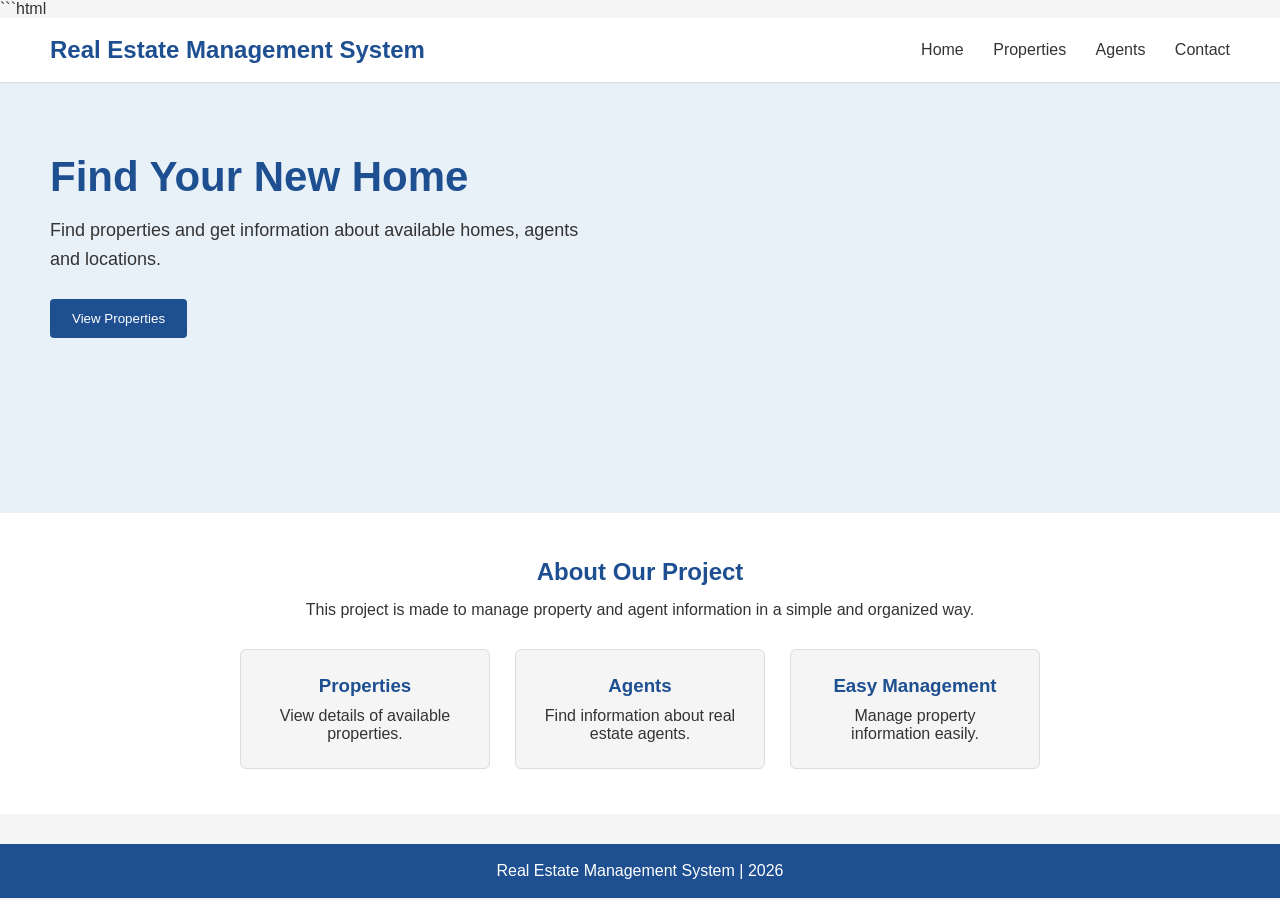
<file: frontend/index.html>
```html
<!DOCTYPE html>
<html lang="en">
<head>
    <meta charset="UTF-8">
    <meta name="viewport" content="width=device-width, initial-scale=1.0">
    <title>Real Estate Management System</title>
    <link rel="stylesheet" href="style.css">
</head>

<body>

    <header>
        <h2>Real Estate Management System</h2>

        <nav>
    <a href="index.html">Home</a>
    <a href="properties.html">Properties</a>
    <a href="agents.html">Agents</a>
    <a href="contact.html">Contact</a>
</nav>
    </header>

    <section class="home">
        <div class="home-text">
            <h1>Find Your New Home</h1>

            <p>
                Find properties and get information about
                available homes, agents and locations.
            </p>

            <button>View Properties</button>
        </div>
    </section>

    <section class="about">
        <h2>About Our Project</h2>

        <p>
            This project is made to manage property and agent
            information in a simple and organized way.
        </p>

        <div class="boxes">

            <div class="box">
                <h3>Properties</h3>
                <p>View details of available properties.</p>
            </div>

            <div class="box">
                <h3>Agents</h3>
                <p>Find information about real estate agents.</p>
            </div>

            <div class="box">
                <h3>Easy Management</h3>
                <p>Manage property information easily.</p>
            </div>

        </div>
    </section>

    <footer>
        <p>Real Estate Management System | 2026</p>
    </footer>

</body>
</html>
</file>
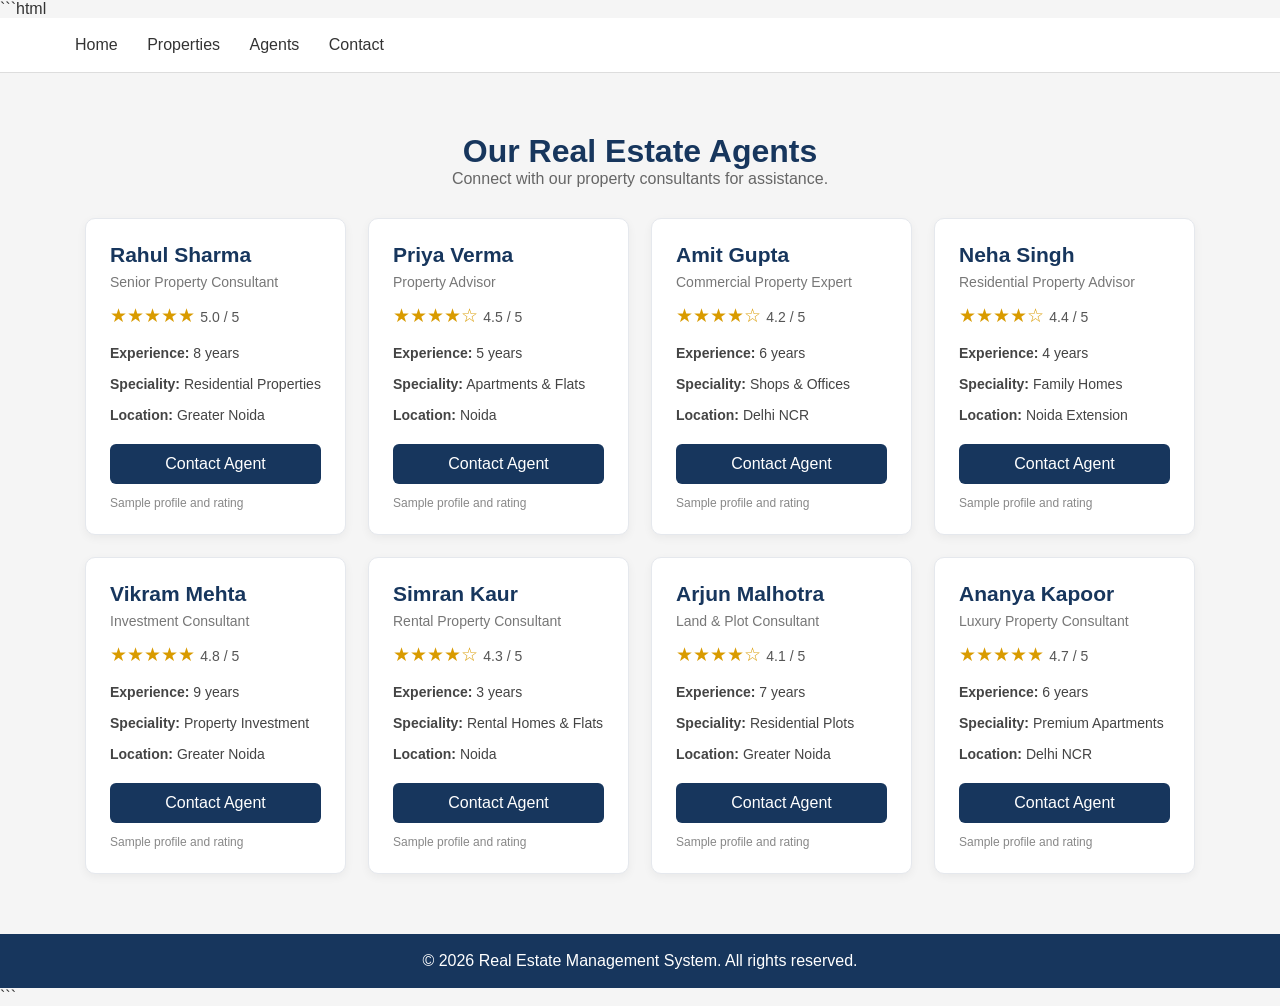
<file: frontend/agents.html>
```html
<!DOCTYPE html>
<html lang="en">
<head>
    <meta charset="UTF-8">
    <meta name="viewport" content="width=device-width, initial-scale=1.0">
    <title>Our Agents | Real Estate Management System</title>
    <link rel="stylesheet" href="style.css">

    <style>
        .agents-section {
            max-width: 1150px;
            margin: 40px auto;
            padding: 20px;
        }

        .agents-heading {
            text-align: center;
            margin-bottom: 30px;
        }

        .agents-heading h1 {
            color: #17365d;
            font-size: 32px;
        }

        .agents-heading p {
            color: #666;
        }

        .agents-grid {
            display: grid;
            grid-template-columns: repeat(auto-fit, minmax(260px, 1fr));
            gap: 22px;
        }

        .agent-card {
            background: #fff;
            border: 1px solid #e5e8ed;
            border-radius: 10px;
            padding: 24px;
            box-shadow: 0 3px 10px rgba(0, 0, 0, 0.05);
            transition: transform 0.2s;
        }

        .agent-card:hover {
            transform: translateY(-4px);
        }

        .agent-card h2 {
            color: #17365d;
            font-size: 21px;
            margin: 0 0 7px;
        }

        .agent-role {
            color: #777;
            font-size: 14px;
            margin-bottom: 14px;
        }

        .rating {
            color: #d99b00;
            font-size: 19px;
            margin-bottom: 16px;
        }

        .rating span {
            color: #555;
            font-size: 14px;
        }

        .agent-detail {
            color: #444;
            margin: 10px 0;
            font-size: 14px;
            line-height: 1.5;
        }

        .agent-btn {
            display: block;
            text-align: center;
            background: #17365d;
            color: white;
            text-decoration: none;
            padding: 11px;
            border-radius: 6px;
            margin-top: 18px;
        }

        .agent-btn:hover {
            background: #285488;
        }

        .demo-note {
            font-size: 12px;
            color: #888;
            margin-top: 12px;
        }

        footer {
            background: #17365d;
            color: white;
            text-align: center;
            padding: 18px;
            margin-top: 35px;
        }
    </style>
</head>

<body>

    <header>
        <nav>
            <a href="index.html">Home</a>
            <a href="properties.html">Properties</a>
            <a href="agents.html">Agents</a>
            <a href="contact.html">Contact</a>
        </nav>
    </header>

    <section class="agents-section">

        <div class="agents-heading">
            <h1>Our Real Estate Agents</h1>
            <p>Connect with our property consultants for assistance.</p>
        </div>

        <div class="agents-grid">

            <article class="agent-card">
                <h2>Rahul Sharma</h2>
                <p class="agent-role">Senior Property Consultant</p>
                <div class="rating">★★★★★ <span>5.0 / 5</span></div>
                <p class="agent-detail"><strong>Experience:</strong> 8 years</p>
                <p class="agent-detail"><strong>Speciality:</strong> Residential Properties</p>
                <p class="agent-detail"><strong>Location:</strong> Greater Noida</p>
                <a class="agent-btn" href="contact.html">Contact Agent</a>
                <p class="demo-note">Sample profile and rating</p>
            </article>

            <article class="agent-card">
                <h2>Priya Verma</h2>
                <p class="agent-role">Property Advisor</p>
                <div class="rating">★★★★☆ <span>4.5 / 5</span></div>
                <p class="agent-detail"><strong>Experience:</strong> 5 years</p>
                <p class="agent-detail"><strong>Speciality:</strong> Apartments & Flats</p>
                <p class="agent-detail"><strong>Location:</strong> Noida</p>
                <a class="agent-btn" href="contact.html">Contact Agent</a>
                <p class="demo-note">Sample profile and rating</p>
            </article>

            <article class="agent-card">
                <h2>Amit Gupta</h2>
                <p class="agent-role">Commercial Property Expert</p>
                <div class="rating">★★★★☆ <span>4.2 / 5</span></div>
                <p class="agent-detail"><strong>Experience:</strong> 6 years</p>
                <p class="agent-detail"><strong>Speciality:</strong> Shops & Offices</p>
                <p class="agent-detail"><strong>Location:</strong> Delhi NCR</p>
                <a class="agent-btn" href="contact.html">Contact Agent</a>
                <p class="demo-note">Sample profile and rating</p>
            </article>

            <article class="agent-card">
                <h2>Neha Singh</h2>
                <p class="agent-role">Residential Property Advisor</p>
                <div class="rating">★★★★☆ <span>4.4 / 5</span></div>
                <p class="agent-detail"><strong>Experience:</strong> 4 years</p>
                <p class="agent-detail"><strong>Speciality:</strong> Family Homes</p>
                <p class="agent-detail"><strong>Location:</strong> Noida Extension</p>
                <a class="agent-btn" href="contact.html">Contact Agent</a>
                <p class="demo-note">Sample profile and rating</p>
            </article>

            <article class="agent-card">
                <h2>Vikram Mehta</h2>
                <p class="agent-role">Investment Consultant</p>
                <div class="rating">★★★★★ <span>4.8 / 5</span></div>
                <p class="agent-detail"><strong>Experience:</strong> 9 years</p>
                <p class="agent-detail"><strong>Speciality:</strong> Property Investment</p>
                <p class="agent-detail"><strong>Location:</strong> Greater Noida</p>
                <a class="agent-btn" href="contact.html">Contact Agent</a>
                <p class="demo-note">Sample profile and rating</p>
            </article>

            <article class="agent-card">
                <h2>Simran Kaur</h2>
                <p class="agent-role">Rental Property Consultant</p>
                <div class="rating">★★★★☆ <span>4.3 / 5</span></div>
                <p class="agent-detail"><strong>Experience:</strong> 3 years</p>
                <p class="agent-detail"><strong>Speciality:</strong> Rental Homes & Flats</p>
                <p class="agent-detail"><strong>Location:</strong> Noida</p>
                <a class="agent-btn" href="contact.html">Contact Agent</a>
                <p class="demo-note">Sample profile and rating</p>
            </article>

            <article class="agent-card">
                <h2>Arjun Malhotra</h2>
                <p class="agent-role">Land & Plot Consultant</p>
                <div class="rating">★★★★☆ <span>4.1 / 5</span></div>
                <p class="agent-detail"><strong>Experience:</strong> 7 years</p>
                <p class="agent-detail"><strong>Speciality:</strong> Residential Plots</p>
                <p class="agent-detail"><strong>Location:</strong> Greater Noida</p>
                <a class="agent-btn" href="contact.html">Contact Agent</a>
                <p class="demo-note">Sample profile and rating</p>
            </article>

            <article class="agent-card">
                <h2>Ananya Kapoor</h2>
                <p class="agent-role">Luxury Property Consultant</p>
                <div class="rating">★★★★★ <span>4.7 / 5</span></div>
                <p class="agent-detail"><strong>Experience:</strong> 6 years</p>
                <p class="agent-detail"><strong>Speciality:</strong> Premium Apartments</p>
                <p class="agent-detail"><strong>Location:</strong> Delhi NCR</p>
                <a class="agent-btn" href="contact.html">Contact Agent</a>
                <p class="demo-note">Sample profile and rating</p>
            </article>

        </div>
    </section>

    <footer>
        <p>&copy; 2026 Real Estate Management System. All rights reserved.</p>
    </footer>

</body>
</html>
```
</file>
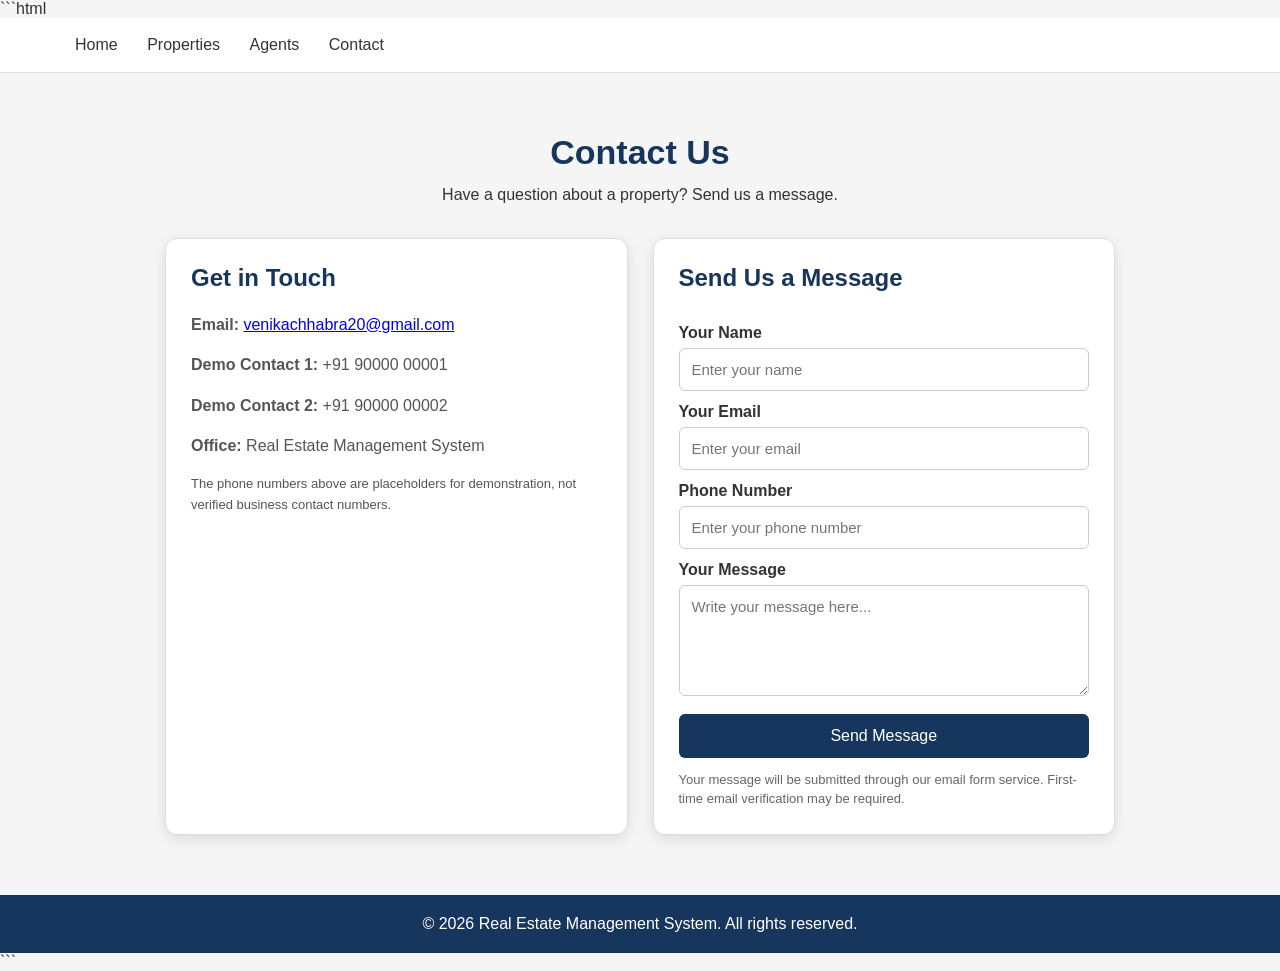
<file: frontend/contact.html>
```html
<!DOCTYPE html>
<html lang="en">
<head>
    <meta charset="UTF-8">
    <meta name="viewport" content="width=device-width, initial-scale=1.0">

    <title>Contact Us | Real Estate Management System</title>

    <link rel="stylesheet" href="style.css">

    <style>
        .contact-section {
            max-width: 1000px;
            margin: 40px auto;
            padding: 20px;
        }

        .contact-heading {
            text-align: center;
            margin-bottom: 30px;
        }

        .contact-heading h1 {
            color: #17365d;
            font-size: 34px;
        }

        .contact-container {
            display: grid;
            grid-template-columns: repeat(auto-fit, minmax(280px, 1fr));
            gap: 25px;
        }

        .contact-info,
        .contact-form {
            background: white;
            padding: 25px;
            border-radius: 12px;
            box-shadow: 0 4px 15px rgba(0, 0, 0, 0.10);
        }

        .contact-info h2,
        .contact-form h2 {
            color: #17365d;
            margin-bottom: 20px;
        }

        .contact-info p {
            margin: 15px 0;
            color: #555;
            overflow-wrap: anywhere;
        }

        .contact-form label {
            display: block;
            margin: 12px 0 6px;
            color: #333;
            font-weight: bold;
        }

        .contact-form input,
        .contact-form textarea {
            width: 100%;
            padding: 12px;
            border: 1px solid #ccc;
            border-radius: 6px;
            font-size: 15px;
            box-sizing: border-box;
        }

        .contact-form textarea {
            resize: vertical;
        }

        .contact-form button {
            width: 100%;
            margin-top: 18px;
            padding: 13px;
            background: #17365d;
            color: white;
            border: none;
            border-radius: 6px;
            font-size: 16px;
            cursor: pointer;
        }

        .contact-form button:hover {
            background: #24558c;
        }

        .contact-form button:disabled {
            opacity: 0.7;
            cursor: wait;
        }

        .note {
            color: #666;
            font-size: 13px;
            line-height: 1.5;
            margin-top: 12px;
        }

        footer {
            text-align: center;
            background: #17365d;
            color: white;
            padding: 20px;
            margin-top: 40px;
        }
    </style>
</head>

<body>

    <header>
        <nav>
            <a href="index.html">Home</a>
            <a href="properties.html">Properties</a>
            <a href="agents.html">Agents</a>
            <a href="contact.html">Contact</a>
        </nav>
    </header>

    <section class="contact-section">

        <div class="contact-heading">
            <h1>Contact Us</h1>
            <p>Have a question about a property? Send us a message.</p>
        </div>

        <div class="contact-container">

            <div class="contact-info">
                <h2>Get in Touch</h2>

                <p><strong>Email:</strong>
                    <a href="mailto:venikachhabra20@gmail.com">
                        venikachhabra20@gmail.com
                    </a>
                </p>

                <p><strong>Demo Contact 1:</strong> +91 90000 00001</p>
                <p><strong>Demo Contact 2:</strong> +91 90000 00002</p>

                <p><strong>Office:</strong> Real Estate Management System</p>

                <p class="note">
                    The phone numbers above are placeholders for demonstration,
                    not verified business contact numbers.
                </p>
            </div>

            <div class="contact-form">
                <h2>Send Us a Message</h2>

                <form
                    action="https://formsubmit.co/venikachhabra20@gmail.com"
                    method="POST"
                >

                    <input
                        type="hidden"
                        name="_subject"
                        value="New Real Estate Website Enquiry"
                    >

                    <input
                        type="hidden"
                        name="_captcha"
                        value="true"
                    >

                    <label for="name">Your Name</label>
                    <input
                        type="text"
                        id="name"
                        name="name"
                        placeholder="Enter your name"
                        required
                    >

                    <label for="email">Your Email</label>
                    <input
                        type="email"
                        id="email"
                        name="email"
                        placeholder="Enter your email"
                        required
                    >

                    <label for="phone">Phone Number</label>
                    <input
                        type="tel"
                        id="phone"
                        name="phone"
                        placeholder="Enter your phone number"
                    >

                    <label for="message">Your Message</label>
                    <textarea
                        id="message"
                        name="message"
                        rows="5"
                        placeholder="Write your message here..."
                        required
                    ></textarea>

                    <button type="submit" id="submitButton">
                        Send Message
                    </button>

                    <p class="note">
                        Your message will be submitted through our email form
                        service. First-time email verification may be required.
                    </p>

                </form>
            </div>

        </div>
    </section>

    <footer>
        <p>&copy; 2026 Real Estate Management System. All rights reserved.</p>
    </footer>

</body>
</html>
```
</file>
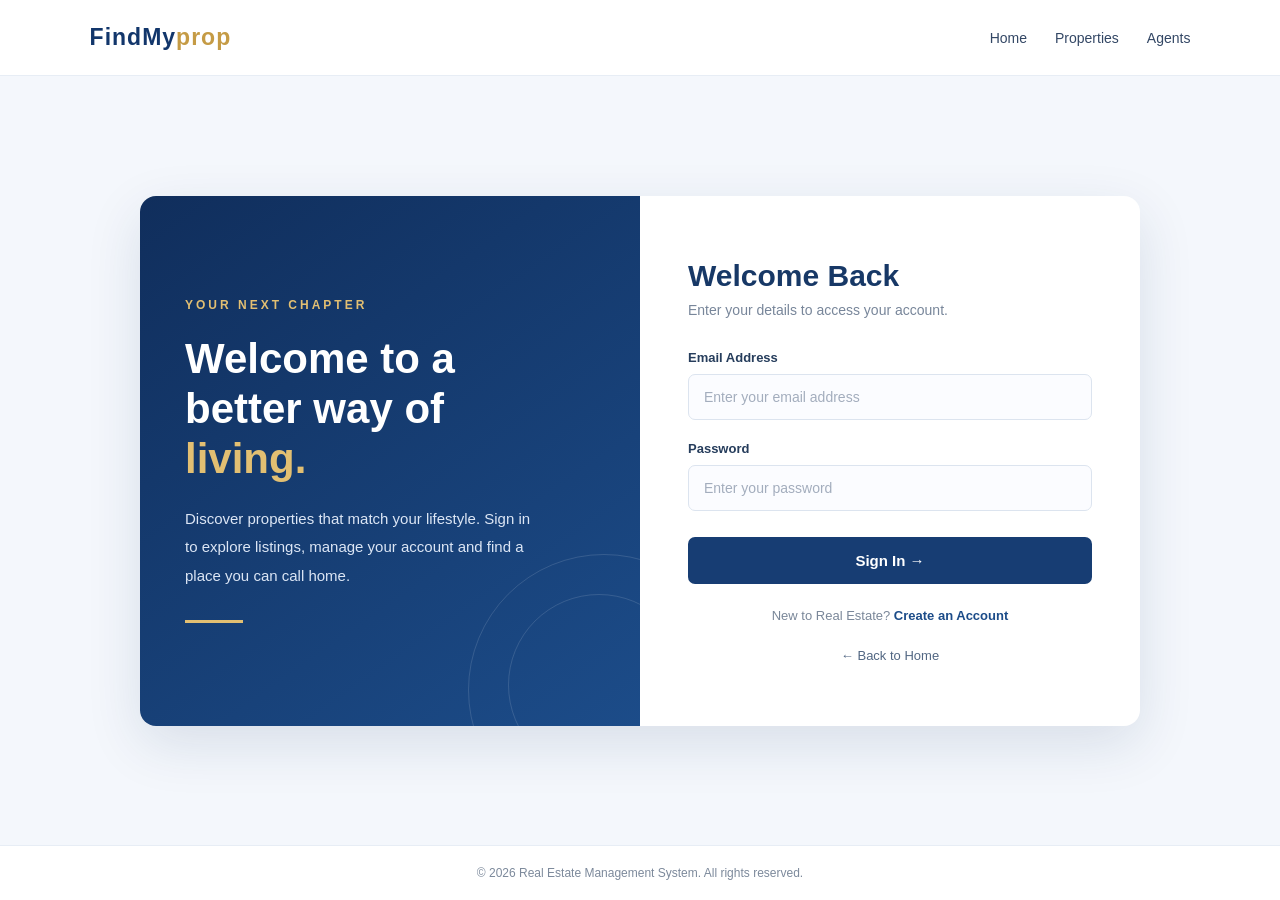
<file: frontend/login.html>
<!DOCTYPE html>
<html lang="en">
<head>
    <meta charset="UTF-8">
    <meta name="viewport" content="width=device-width, initial-scale=1.0">
    <title>Login | Real Estate Management System</title>

    <style>
        * {
            margin: 0;
            padding: 0;
            box-sizing: border-box;
            font-family: 'Segoe UI', Arial, sans-serif;
        }

        body {
            min-height: 100vh;
            background: #f4f7fc;
            display: flex;
            flex-direction: column;
            color: #172b4d;
        }

        /* NAVBAR */
        nav {
            height: 76px;
            padding: 0 7%;
            display: flex;
            align-items: center;
            justify-content: space-between;
            background: #ffffff;
            border-bottom: 1px solid #e7edf5;
        }

        .logo {
            font-size: 23px;
            font-weight: 800;
            color: #12366b;
            letter-spacing: 1px;
        }

        .logo span {
            color: #c59b45;
        }

        .nav-links {
            display: flex;
            gap: 28px;
            align-items: center;
        }

        .nav-links a {
            color: #334765;
            text-decoration: none;
            font-size: 14px;
            font-weight: 500;
        }

        .nav-links a:hover {
            color: #c59b45;
        }

        /* MAIN SECTION */
        .main {
            flex: 1;
            display: flex;
            align-items: center;
            justify-content: center;
            padding: 55px 7%;
        }

        .login-container {
            width: 100%;
            max-width: 1000px;
            min-height: 530px;
            display: grid;
            grid-template-columns: 1fr 1fr;
            background: white;
            border-radius: 16px;
            overflow: hidden;
            box-shadow: 0 18px 55px rgba(20, 48, 91, 0.12);
        }

        /* LEFT BLUE PANEL */
        .welcome-panel {
            background: linear-gradient(145deg, #102e5c, #1c4c89);
            padding: 55px 45px;
            color: white;
            display: flex;
            flex-direction: column;
            justify-content: center;
            position: relative;
            overflow: hidden;
        }

        .welcome-panel::after {
            content: "";
            position: absolute;
            width: 270px;
            height: 270px;
            border: 1px solid rgba(255,255,255,0.13);
            border-radius: 50%;
            right: -100px;
            bottom: -100px;
        }

        .welcome-panel::before {
            content: "";
            position: absolute;
            width: 180px;
            height: 180px;
            border: 1px solid rgba(255,255,255,0.13);
            border-radius: 50%;
            right: -50px;
            bottom: -50px;
        }

        .eyebrow {
            color: #e2bf72;
            font-size: 12px;
            letter-spacing: 3px;
            font-weight: 700;
            margin-bottom: 22px;
        }

        .welcome-panel h1 {
            font-size: 42px;
            line-height: 1.2;
            margin-bottom: 20px;
            font-weight: 700;
        }

        .welcome-panel h1 span {
            color: #e2bf72;
        }

        .welcome-panel p {
            color: #dce6f5;
            font-size: 15px;
            line-height: 1.9;
            max-width: 350px;
        }

        .welcome-line {
            width: 58px;
            height: 3px;
            background: #e2bf72;
            margin-top: 30px;
        }

        /* RIGHT LOGIN FORM */
        .form-panel {
            padding: 55px 48px;
            display: flex;
            flex-direction: column;
            justify-content: center;
        }

        .form-panel h2 {
            font-size: 30px;
            color: #173866;
            margin-bottom: 9px;
        }

        .subtitle {
            color: #78869a;
            font-size: 14px;
            margin-bottom: 32px;
        }

        .form-group {
            margin-bottom: 21px;
        }

        label {
            display: block;
            font-size: 13px;
            font-weight: 600;
            color: #263d5c;
            margin-bottom: 9px;
        }

        input {
            width: 100%;
            padding: 14px 15px;
            border: 1px solid #dce4ef;
            border-radius: 7px;
            outline: none;
            background: #fbfcff;
            color: #172b4d;
            font-size: 14px;
            transition: 0.2s;
        }

        input:focus {
            border-color: #285b9d;
            box-shadow: 0 0 0 3px rgba(40,91,157,0.09);
        }

        input::placeholder {
            color: #a3adbd;
        }

        .login-btn {
            width: 100%;
            padding: 15px;
            background: #173d73;
            border: none;
            border-radius: 7px;
            color: white;
            font-size: 15px;
            font-weight: 600;
            cursor: pointer;
            margin-top: 5px;
            transition: 0.25s;
        }

        .login-btn:hover {
            background: #245595;
            box-shadow: 0 7px 18px rgba(23,61,115,0.2);
        }

        .bottom-text {
            margin-top: 24px;
            text-align: center;
            color: #7a8799;
            font-size: 13px;
        }

        .bottom-text a {
            color: #1c4c89;
            font-weight: 700;
            text-decoration: none;
        }

        .bottom-text a:hover {
            color: #c59b45;
        }

        .back-home {
            display: block;
            margin-top: 25px;
            text-align: center;
            color: #526783;
            font-size: 13px;
            text-decoration: none;
        }

        .back-home:hover {
            color: #c59b45;
        }

        footer {
            padding: 20px;
            text-align: center;
            font-size: 12px;
            color: #7c899b;
            background: white;
            border-top: 1px solid #e7edf5;
        }

        @media (max-width: 750px) {
            nav {
                padding: 0 5%;
                height: 68px;
            }

            .nav-links {
                gap: 14px;
            }

            .nav-links a {
                font-size: 12px;
            }

            .login-container {
                grid-template-columns: 1fr;
                max-width: 440px;
            }

            .welcome-panel {
                padding: 35px 30px;
            }

            .welcome-panel h1 {
                font-size: 32px;
            }

            .form-panel {
                padding: 35px 28px;
            }

            .main {
                padding: 30px 5%;
            }
        }

        @media (max-width: 380px) {
            .nav-links a:first-child {
                display: none;
            }
        }
    </style>
</head>

<body>

    <nav>
        <div class="logo">FindMy<span>prop</span></div>

        <div class="nav-links">
            <a href="index.html">Home</a>
            <a href="properties.html">Properties</a>
            <a href="agents.html">Agents</a>
        </div>
    </nav>

    <main class="main">
        <div class="login-container">

            <section class="welcome-panel">
                <div class="eyebrow">YOUR NEXT CHAPTER</div>

                <h1>Welcome to a<br>better way of<br><span>living.</span></h1>

                <p>
                    Discover properties that match your lifestyle.
                    Sign in to explore listings, manage your account
                    and find a place you can call home.
                </p>

                <div class="welcome-line"></div>
            </section>

            <section class="form-panel">
                <h2>Welcome Back</h2>

                <p class="subtitle">
                    Enter your details to access your account.
                </p>

                <form action="login" method="post">
                    <div class="form-group">
                        <label for="email">Email Address</label>

                        <input
                            type="email"
                            id="email"
                            name="email"
                            placeholder="Enter your email address"
                            required
                            autocomplete="email">
                    </div>

                    <div class="form-group">
                        <label for="password">Password</label>

                        <input
                            type="password"
                            id="password"
                            name="password"
                            placeholder="Enter your password"
                            required
                            autocomplete="current-password">
                    </div>

                    <button type="submit" class="login-btn">
                        Sign In →
                    </button>
                </form>

                <div class="bottom-text">
                    New to Real Estate?
                    <a href="register.html">Create an Account</a>
                </div>

                <a href="index.html" class="back-home">
                    ← Back to Home
                </a>
            </section>

        </div>
    </main>

    <footer>
        © 2026 Real Estate Management System. All rights reserved.
    </footer>

</body>
</html>
</file>
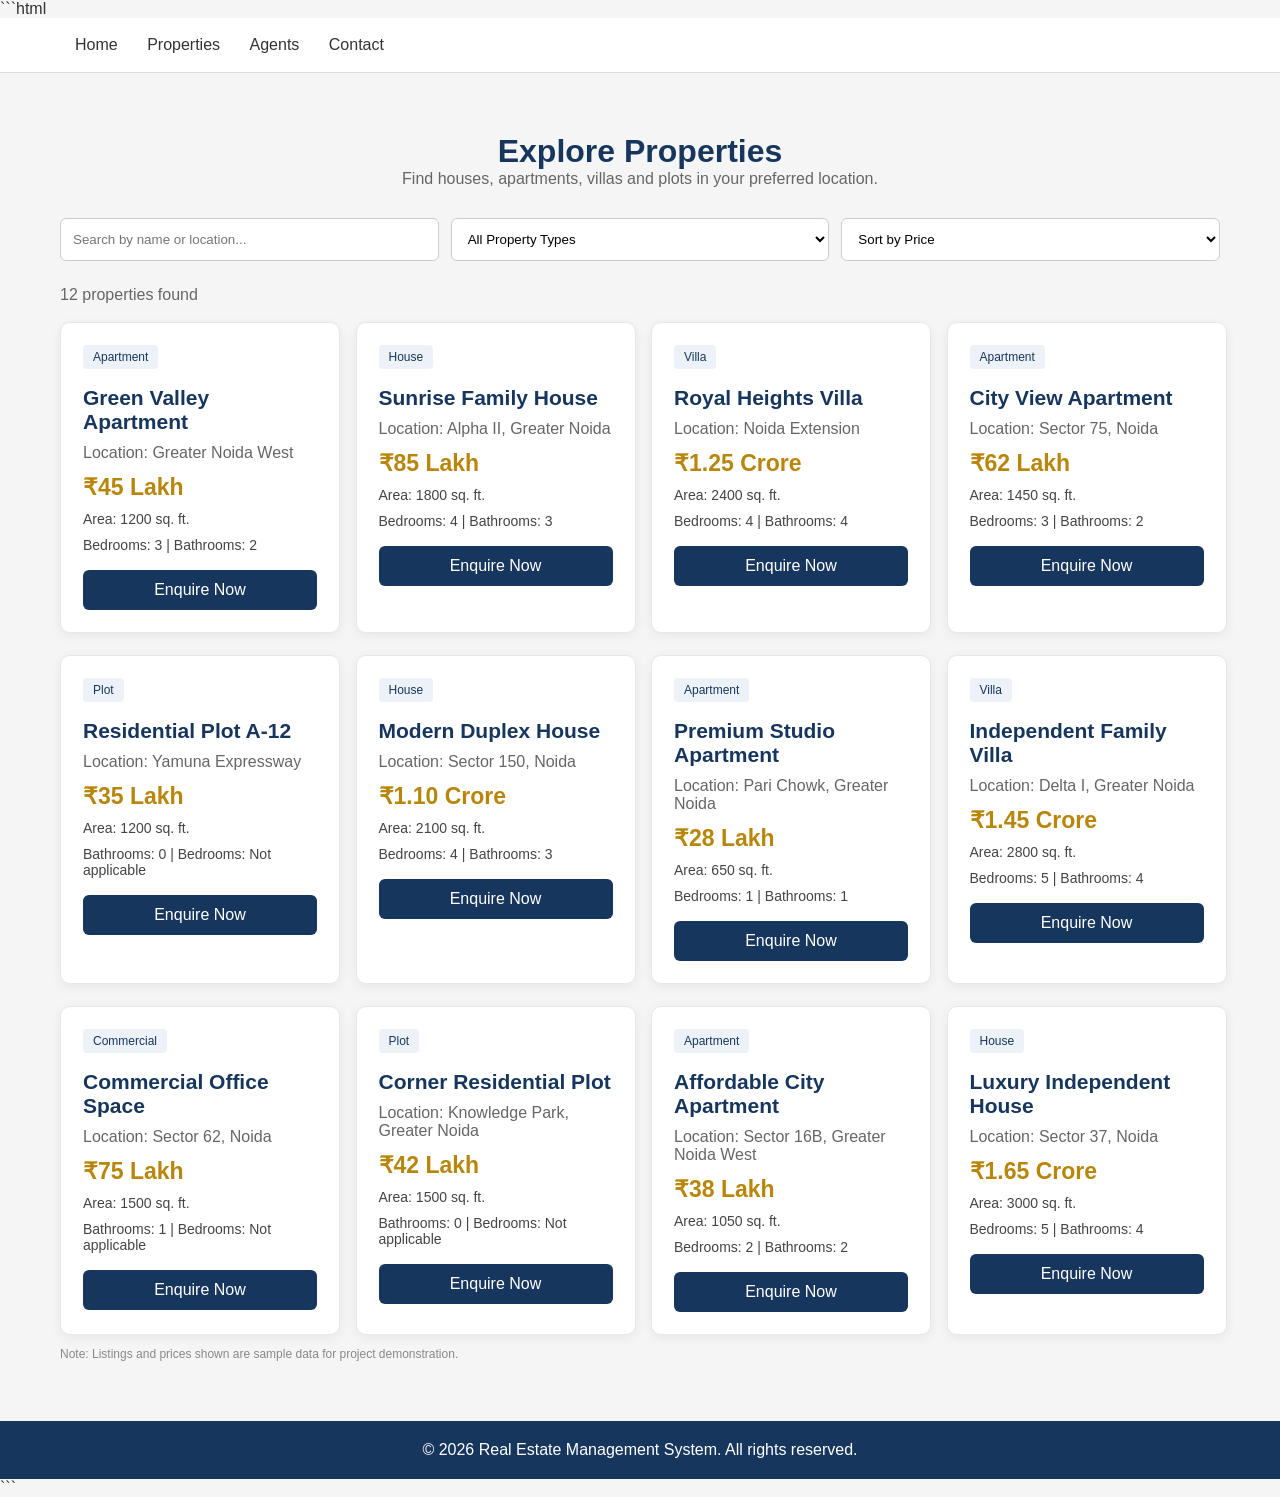
<file: frontend/properties.html>
```html
<!DOCTYPE html>
<html lang="en">
<head>
    <meta charset="UTF-8">
    <meta name="viewport" content="width=device-width, initial-scale=1.0">
    <title>Properties | Real Estate Management System</title>
    <link rel="stylesheet" href="style.css">

    <style>
        .properties-section {
            max-width: 1200px;
            margin: 40px auto;
            padding: 20px;
        }

        .page-heading {
            text-align: center;
            margin-bottom: 30px;
        }

        .page-heading h1 {
            color: #17365d;
            font-size: 32px;
        }

        .page-heading p {
            color: #666;
        }

        .filters {
            display: flex;
            gap: 12px;
            flex-wrap: wrap;
            margin-bottom: 25px;
        }

        .filters input,
        .filters select {
            flex: 1;
            min-width: 170px;
            padding: 12px;
            border: 1px solid #ccc;
            border-radius: 6px;
            background: white;
        }

        .property-grid {
            display: grid;
            grid-template-columns: repeat(auto-fit, minmax(260px, 1fr));
            gap: 22px;
        }

        .property-card {
            background: white;
            border: 1px solid #e4e8ef;
            border-radius: 10px;
            padding: 22px;
            box-shadow: 0 3px 12px rgba(0, 0, 0, 0.06);
            transition: transform 0.2s;
        }

        .property-card:hover {
            transform: translateY(-4px);
        }

        .property-type {
            display: inline-block;
            background: #edf2f8;
            color: #17365d;
            padding: 5px 10px;
            border-radius: 4px;
            font-size: 12px;
            margin-bottom: 12px;
        }

        .property-card h2 {
            color: #17365d;
            font-size: 21px;
            margin: 5px 0 10px;
        }

        .property-location {
            color: #666;
            margin-bottom: 14px;
        }

        .property-price {
            font-size: 23px;
            color: #b8860b;
            font-weight: bold;
            margin: 12px 0;
        }

        .property-detail {
            color: #444;
            margin: 9px 0;
            font-size: 14px;
        }

        .property-btn {
            display: block;
            text-align: center;
            background: #17365d;
            color: white;
            text-decoration: none;
            padding: 11px;
            border-radius: 6px;
            margin-top: 17px;
        }

        .property-btn:hover {
            background: #285488;
        }

        .results-count {
            color: #666;
            margin-bottom: 18px;
        }

        .empty-message {
            grid-column: 1 / -1;
            text-align: center;
            padding: 30px;
            color: #666;
        }

        .demo-note {
            color: #888;
            font-size: 12px;
            margin-top: 12px;
        }

        footer {
            text-align: center;
            padding: 20px;
            margin-top: 40px;
            background: #17365d;
            color: white;
        }
    </style>
</head>

<body>

    <header>
        <nav>
            <a href="index.html">Home</a>
            <a href="properties.html">Properties</a>
            <a href="agents.html">Agents</a>
            <a href="contact.html">Contact</a>
        </nav>
    </header>

    <section class="properties-section">

        <div class="page-heading">
            <h1>Explore Properties</h1>
            <p>Find houses, apartments, villas and plots in your preferred location.</p>
        </div>

        <div class="filters">
            <input
                type="search"
                id="searchInput"
                placeholder="Search by name or location..."
                aria-label="Search properties"
            >

            <select id="typeFilter" aria-label="Filter by property type">
                <option value="All">All Property Types</option>
                <option value="Apartment">Apartment</option>
                <option value="House">House</option>
                <option value="Villa">Villa</option>
                <option value="Plot">Plot</option>
                <option value="Commercial">Commercial</option>
            </select>

            <select id="sortFilter" aria-label="Sort properties">
                <option value="default">Sort by Price</option>
                <option value="low">Price: Low to High</option>
                <option value="high">Price: High to Low</option>
            </select>
        </div>

        <p class="results-count" id="resultsCount"></p>

        <div class="property-grid" id="propertyGrid"></div>

        <p class="demo-note">
            Note: Listings and prices shown are sample data for project demonstration.
        </p>

    </section>

    <footer>
        <p>&copy; 2026 Real Estate Management System. All rights reserved.</p>
    </footer>

    <script>
        // Sample property dataset for demonstration.
        const properties = [
            {
                id: 1,
                name: "Green Valley Apartment",
                location: "Greater Noida West",
                type: "Apartment",
                price: 4500000,
                area: 1200,
                bedrooms: 3,
                bathrooms: 2
            },
            {
                id: 2,
                name: "Sunrise Family House",
                location: "Alpha II, Greater Noida",
                type: "House",
                price: 8500000,
                area: 1800,
                bedrooms: 4,
                bathrooms: 3
            },
            {
                id: 3,
                name: "Royal Heights Villa",
                location: "Noida Extension",
                type: "Villa",
                price: 12500000,
                area: 2400,
                bedrooms: 4,
                bathrooms: 4
            },
            {
                id: 4,
                name: "City View Apartment",
                location: "Sector 75, Noida",
                type: "Apartment",
                price: 6200000,
                area: 1450,
                bedrooms: 3,
                bathrooms: 2
            },
            {
                id: 5,
                name: "Residential Plot A-12",
                location: "Yamuna Expressway",
                type: "Plot",
                price: 3500000,
                area: 1200,
                bedrooms: 0,
                bathrooms: 0
            },
            {
                id: 6,
                name: "Modern Duplex House",
                location: "Sector 150, Noida",
                type: "House",
                price: 11000000,
                area: 2100,
                bedrooms: 4,
                bathrooms: 3
            },
            {
                id: 7,
                name: "Premium Studio Apartment",
                location: "Pari Chowk, Greater Noida",
                type: "Apartment",
                price: 2800000,
                area: 650,
                bedrooms: 1,
                bathrooms: 1
            },
            {
                id: 8,
                name: "Independent Family Villa",
                location: "Delta I, Greater Noida",
                type: "Villa",
                price: 14500000,
                area: 2800,
                bedrooms: 5,
                bathrooms: 4
            },
            {
                id: 9,
                name: "Commercial Office Space",
                location: "Sector 62, Noida",
                type: "Commercial",
                price: 7500000,
                area: 1500,
                bedrooms: 0,
                bathrooms: 1
            },
            {
                id: 10,
                name: "Corner Residential Plot",
                location: "Knowledge Park, Greater Noida",
                type: "Plot",
                price: 4200000,
                area: 1500,
                bedrooms: 0,
                bathrooms: 0
            },
            {
                id: 11,
                name: "Affordable City Apartment",
                location: "Sector 16B, Greater Noida West",
                type: "Apartment",
                price: 3800000,
                area: 1050,
                bedrooms: 2,
                bathrooms: 2
            },
            {
                id: 12,
                name: "Luxury Independent House",
                location: "Sector 37, Noida",
                type: "House",
                price: 16500000,
                area: 3000,
                bedrooms: 5,
                bathrooms: 4
            }
        ];

        const propertyGrid = document.getElementById("propertyGrid");
        const searchInput = document.getElementById("searchInput");
        const typeFilter = document.getElementById("typeFilter");
        const sortFilter = document.getElementById("sortFilter");
        const resultsCount = document.getElementById("resultsCount");

        function formatPrice(price) {
            if (price >= 10000000) {
                return "₹" + (price / 10000000).toFixed(2) + " Crore";
            }

            return "₹" + (price / 100000).toFixed(0) + " Lakh";
        }

        function displayProperties() {
            const searchText = searchInput.value.toLowerCase().trim();
            const selectedType = typeFilter.value;
            const sortOrder = sortFilter.value;

            let filteredProperties = properties.filter(property => {
                const matchesSearch =
                    property.name.toLowerCase().includes(searchText) ||
                    property.location.toLowerCase().includes(searchText);

                const matchesType =
                    selectedType === "All" ||
                    property.type === selectedType;

                return matchesSearch && matchesType;
            });

            if (sortOrder === "low") {
                filteredProperties.sort((a, b) => a.price - b.price);
            } else if (sortOrder === "high") {
                filteredProperties.sort((a, b) => b.price - a.price);
            }

            propertyGrid.replaceChildren();
            resultsCount.textContent =
                filteredProperties.length + " properties found";

            if (filteredProperties.length === 0) {
                const emptyMessage = document.createElement("p");
                emptyMessage.className = "empty-message";
                emptyMessage.textContent =
                    "No properties found. Try a different search.";
                propertyGrid.appendChild(emptyMessage);
                return;
            }

            filteredProperties.forEach(property => {
                const card = document.createElement("article");
                card.className = "property-card";

                const type = document.createElement("span");
                type.className = "property-type";
                type.textContent = property.type;

                const title = document.createElement("h2");
                title.textContent = property.name;

                const location = document.createElement("p");
                location.className = "property-location";
                location.textContent = "Location: " + property.location;

                const price = document.createElement("p");
                price.className = "property-price";
                price.textContent = formatPrice(property.price);

                const area = document.createElement("p");
                area.className = "property-detail";
                area.textContent = "Area: " + property.area + " sq. ft.";

                const rooms = document.createElement("p");
                rooms.className = "property-detail";
                rooms.textContent = property.bedrooms > 0
                    ? "Bedrooms: " + property.bedrooms +
                      " | Bathrooms: " + property.bathrooms
                    : "Bathrooms: " + property.bathrooms +
                      " | Bedrooms: Not applicable";

                const button = document.createElement("a");
                button.className = "property-btn";
                button.href = "contact.html";
                button.textContent = "Enquire Now";

                card.append(
                    type,
                    title,
                    location,
                    price,
                    area,
                    rooms,
                    button
                );

                propertyGrid.appendChild(card);
            });
        }

        searchInput.addEventListener("input", displayProperties);
        typeFilter.addEventListener("change", displayProperties);
        sortFilter.addEventListener("change", displayProperties);

        displayProperties();
    </script>

</body>
</html>
```
</file>
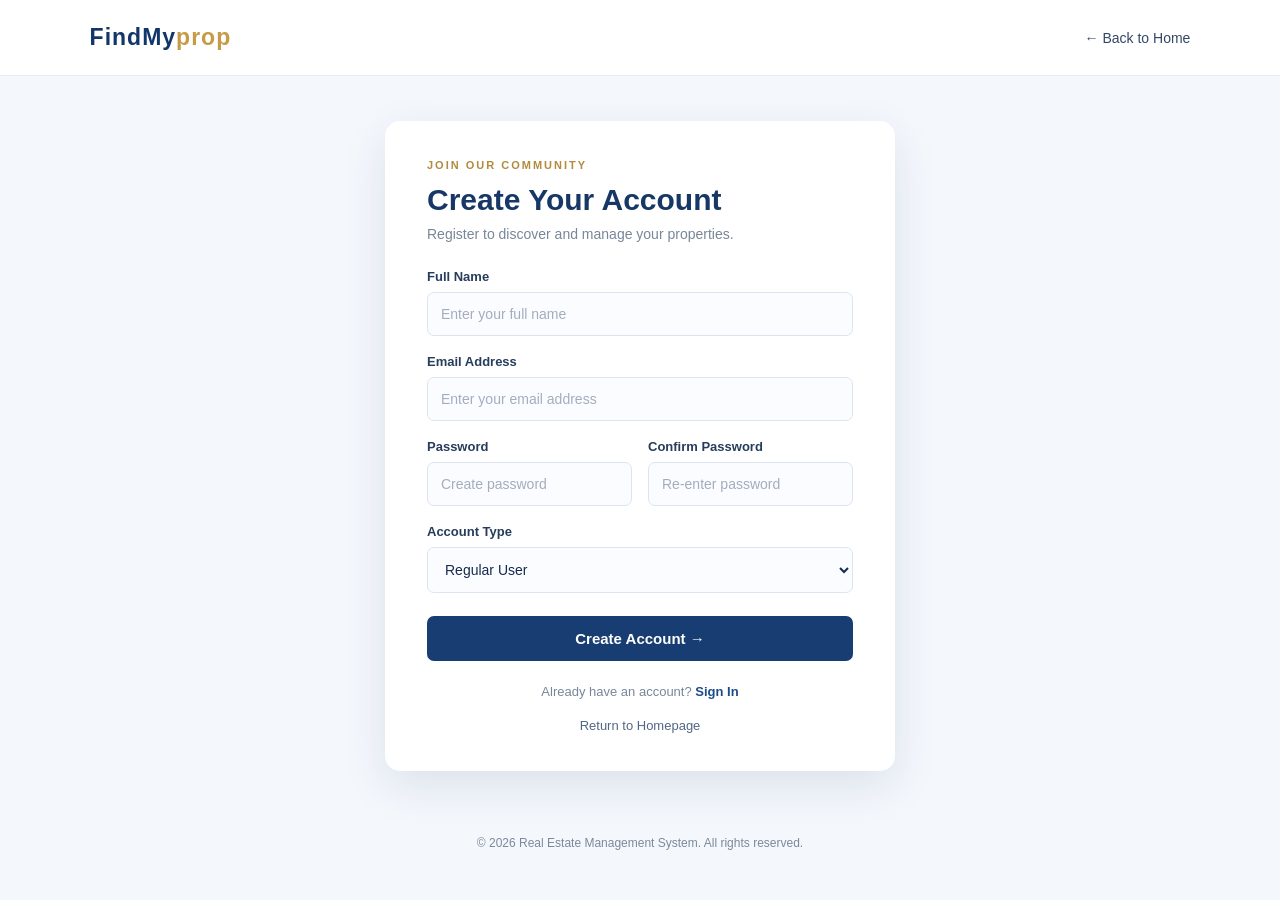
<file: frontend/register.html>
<!DOCTYPE html>
<html lang="en">
<head>
    <meta charset="UTF-8">
    <meta name="viewport" content="width=device-width, initial-scale=1.0">
    <title>Create Account | FindMyprop</title>

    <style>
        * {
            margin: 0;
            padding: 0;
            box-sizing: border-box;
            font-family: 'Segoe UI', Arial, sans-serif;
        }

        body {
            min-height: 100vh;
            background: #f4f7fc;
            color: #172b4d;
        }

        nav {
            height: 76px;
            padding: 0 7%;
            display: flex;
            align-items: center;
            justify-content: space-between;
            background: white;
            border-bottom: 1px solid #e7edf5;
        }

        .logo {
            font-size: 23px;
            font-weight: 800;
            color: #12366b;
            letter-spacing: 1px;
        }

        .logo span {
            color: #c59b45;
        }

        nav a {
            text-decoration: none;
            color: #334765;
            font-size: 14px;
        }

        .main {
            padding: 45px 18px;
            display: flex;
            justify-content: center;
            align-items: center;
        }

        .register-card {
            width: 100%;
            max-width: 510px;
            padding: 38px 42px;
            background: white;
            border-radius: 15px;
            box-shadow: 0 15px 45px rgba(20, 48, 91, 0.10);
        }

        .eyebrow {
            color: #b38a3e;
            font-size: 11px;
            font-weight: 700;
            letter-spacing: 2px;
            margin-bottom: 12px;
        }

        h1 {
            color: #173866;
            font-size: 30px;
            margin-bottom: 9px;
        }

        .subtitle {
            color: #78869a;
            font-size: 14px;
            margin-bottom: 27px;
        }

        .form-row {
            display: grid;
            grid-template-columns: 1fr 1fr;
            gap: 16px;
        }

        .form-group {
            margin-bottom: 18px;
        }

        label {
            display: block;
            font-size: 13px;
            font-weight: 600;
            margin-bottom: 8px;
            color: #263d5c;
        }

        input, select {
            width: 100%;
            padding: 13px;
            border: 1px solid #dce4ef;
            border-radius: 7px;
            outline: none;
            font-size: 14px;
            background: #fbfcff;
            color: #172b4d;
        }

        input:focus, select:focus {
            border-color: #285b9d;
            box-shadow: 0 0 0 3px rgba(40,91,157,0.08);
        }

        input::placeholder {
            color: #a3adbd;
        }

        .register-btn {
            width: 100%;
            padding: 14px;
            background: #173d73;
            color: white;
            border: none;
            border-radius: 7px;
            font-size: 15px;
            font-weight: 600;
            cursor: pointer;
            margin-top: 5px;
            transition: 0.2s;
        }

        .register-btn:hover {
            background: #245595;
        }

        .bottom-text {
            text-align: center;
            margin-top: 23px;
            font-size: 13px;
            color: #78869a;
        }

        .bottom-text a {
            color: #1c4c89;
            font-weight: 700;
            text-decoration: none;
        }

        .back-home {
            display: block;
            text-align: center;
            margin-top: 19px;
            color: #526783;
            text-decoration: none;
            font-size: 13px;
        }

        footer {
            text-align: center;
            padding: 20px;
            color: #7c899b;
            font-size: 12px;
        }

        @media (max-width: 500px) {
            .register-card {
                padding: 30px 23px;
            }

            .form-row {
                grid-template-columns: 1fr;
                gap: 0;
            }

            h1 {
                font-size: 26px;
            }
        }
    </style>
</head>

<body>

    <nav>
        <div class="logo">FindMy<span>prop</span></div>
        <a href="index.html">← Back to Home</a>
    </nav>

    <main class="main">
        <section class="register-card">

            <div class="eyebrow">JOIN OUR COMMUNITY</div>

            <h1>Create Your Account</h1>

            <p class="subtitle">
                Register to discover and manage your properties.
            </p>

            <form action="register" method="post">

                <div class="form-group">
                    <label for="name">Full Name</label>
                    <input
                        type="text"
                        id="name"
                        name="name"
                        placeholder="Enter your full name"
                        required
                        maxlength="100"
                        autocomplete="name">
                </div>

                <div class="form-group">
                    <label for="email">Email Address</label>
                    <input
                        type="email"
                        id="email"
                        name="email"
                        placeholder="Enter your email address"
                        required
                        maxlength="150"
                        autocomplete="email">
                </div>

                <div class="form-row">
                    <div class="form-group">
                        <label for="password">Password</label>
                        <input
                            type="password"
                            id="password"
                            name="password"
                            placeholder="Create password"
                            required
                            minlength="8"
                            maxlength="72"
                            autocomplete="new-password">
                    </div>

                    <div class="form-group">
                        <label for="confirmPassword">Confirm Password</label>
                        <input
                            type="password"
                            id="confirmPassword"
                            name="confirmPassword"
                            placeholder="Re-enter password"
                            required
                            minlength="8"
                            maxlength="72"
                            autocomplete="new-password">
                    </div>
                </div>

                <div class="form-group">
                    <label for="role">Account Type</label>
                    <select id="role" name="role" required>
                        <option value="USER" selected>Regular User</option>
                    </select>
                </div>

                <button type="submit" class="register-btn">
                    Create Account →
                </button>

            </form>

            <div class="bottom-text">
                Already have an account?
                <a href="login.html">Sign In</a>
            </div>

            <a href="index.html" class="back-home">
                Return to Homepage
            </a>

        </section>
    </main>

    <footer>
        © 2026 Real Estate Management System. All rights reserved.
    </footer>

</body>
</html>
</file>
<file: frontend/style.css>
* {
    margin: 0;
    padding: 0;
    box-sizing: border-box;
}

body {
    font-family: Arial, sans-serif;
    background-color: #f5f5f5;
    color: #333;
}

/* Header */

header {
    background-color: white;
    padding: 18px 50px;
    display: flex;
    justify-content: space-between;
    align-items: center;
    border-bottom: 1px solid #ddd;
}

header h2 {
    color: #1d4f91;
}

nav a {
    text-decoration: none;
    color: #333;
    margin-left: 25px;
}

nav a:hover {
    color: #1d4f91;
}

/* Home Page */

.home {
    min-height: 430px;
    padding: 70px 50px;
    background-color: #e9f1f8;
}

.home h1 {
    font-size: 42px;
    color: #1d4f91;
    margin-bottom: 15px;
}

.home p {
    max-width: 550px;
    font-size: 18px;
    line-height: 1.6;
    margin-bottom: 25px;
}

button {
    background-color: #1d4f91;
    color: white;
    border: none;
    padding: 12px 22px;
    border-radius: 4px;
    cursor: pointer;
}

button:hover {
    background-color: #163d70;
}

/* About Section */

.about {
    background-color: white;
    padding: 45px 50px;
    text-align: center;
}

.about h2 {
    color: #1d4f91;
    margin-bottom: 15px;
}

.about > p {
    margin-bottom: 30px;
}

.boxes {
    display: flex;
    justify-content: center;
    gap: 25px;
}

.box {
    width: 250px;
    padding: 25px;
    background-color: #f5f5f5;
    border: 1px solid #ddd;
    border-radius: 6px;
}

.box h3 {
    color: #1d4f91;
    margin-bottom: 10px;
}

/* Properties Page */

.properties {
    padding: 50px;
    text-align: center;
}

.properties h1 {
    color: #1d4f91;
    margin-bottom: 12px;
}

.properties > p {
    margin-bottom: 35px;
}

.property-list {
    display: flex;
    justify-content: center;
    gap: 25px;
    flex-wrap: wrap;
}

.property-card {
    background-color: white;
    width: 280px;
    padding: 25px;
    text-align: left;
    border: 1px solid #ddd;
    border-radius: 6px;
}

.property-card h3 {
    color: #1d4f91;
    margin-bottom: 15px;
}

.property-card p {
    margin-bottom: 10px;
}

.property-card button {
    margin-top: 10px;
}

/* Footer */

footer {
    background-color: #1d4f91;
    color: white;
    text-align: center;
    padding: 18px;
    margin-top: 30px;
}

/* Mobile */

@media (max-width: 700px) {

    header {
        flex-direction: column;
        gap: 15px;
        padding: 18px;
    }

    nav a {
        margin: 0 7px;
    }

    .home {
        padding: 50px 25px;
    }

    .home h1 {
        font-size: 32px;
    }

    .boxes {
        flex-direction: column;
        align-items: center;
    }

    .property-list {
        flex-direction: column;
        align-items: center;
    }

    .property-card {
        width: 90%;
    }
}
/* Contact Page */

.contact-section {
    padding: 50px;
    background-color: #f5f5f5;
}

.contact-heading {
    text-align: center;
    margin-bottom: 35px;
}

.contact-heading h1 {
    color: #1d4f91;
    margin-bottom: 10px;
}

.contact-heading p {
    max-width: 600px;
    margin: auto;
    line-height: 1.6;
}

.contact-container {
    max-width: 950px;
    margin: auto;
    display: flex;
    gap: 30px;
}

.contact-info,
.contact-form {
    background-color: white;
    padding: 30px;
    border: 1px solid #ddd;
    border-radius: 6px;
    flex: 1;
}

.contact-info h2,
.contact-form h2 {
    color: #1d4f91;
    margin-bottom: 15px;
}

.contact-info > p {
    line-height: 1.6;
    margin-bottom: 25px;
}

.info-box {
    margin-bottom: 18px;
}

.info-box h3 {
    color: #1d4f91;
    margin-bottom: 5px;
}

.contact-form form {
    display: flex;
    flex-direction: column;
}

.contact-form label {
    margin-bottom: 6px;
    margin-top: 12px;
}

.contact-form input,
.contact-form textarea {
    padding: 11px;
    border: 1px solid #ccc;
    border-radius: 4px;
    font-family: Arial, sans-serif;
}

.contact-form textarea {
    resize: vertical;
}

.contact-form button {
    margin-top: 20px;
}


/* Contact page on small screens */

@media (max-width: 700px) {

    .contact-section {
        padding: 30px 20px;
    }

    .contact-container {
        flex-direction: column;
    }
}
</file>
